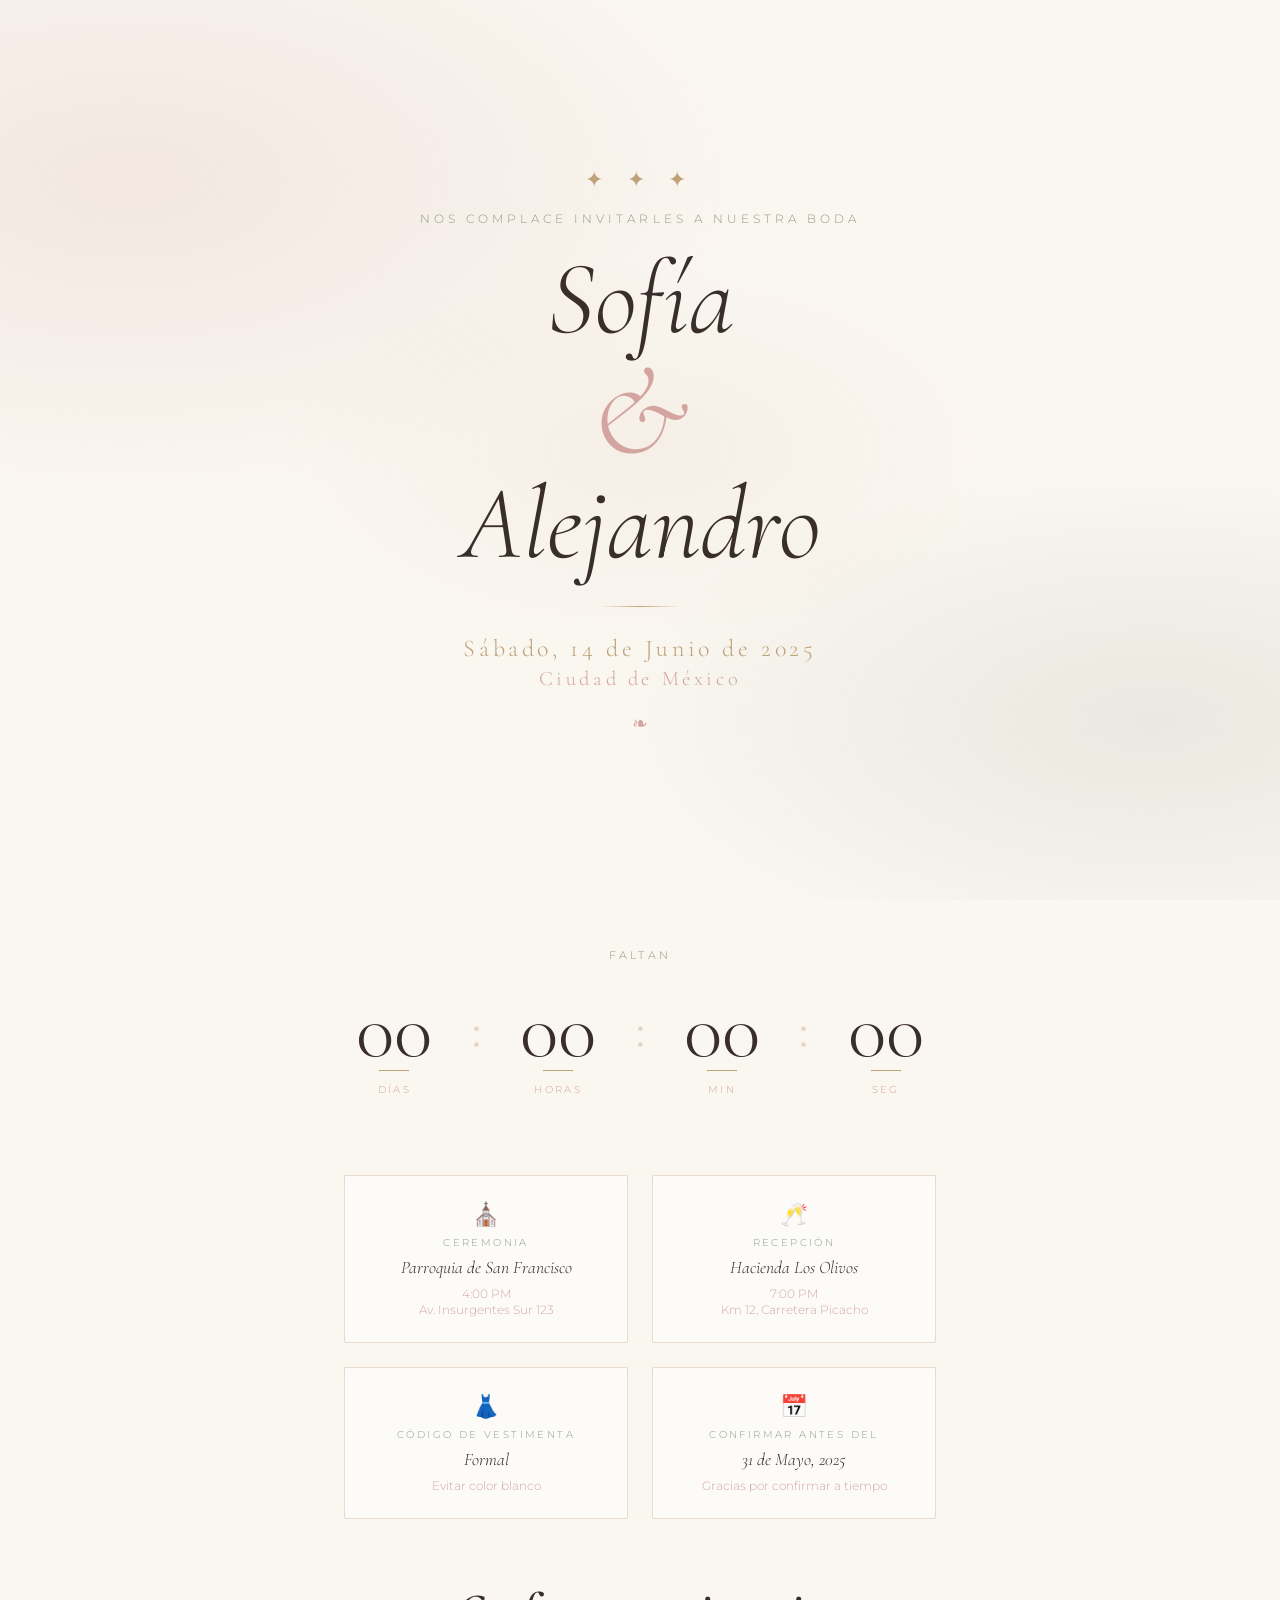
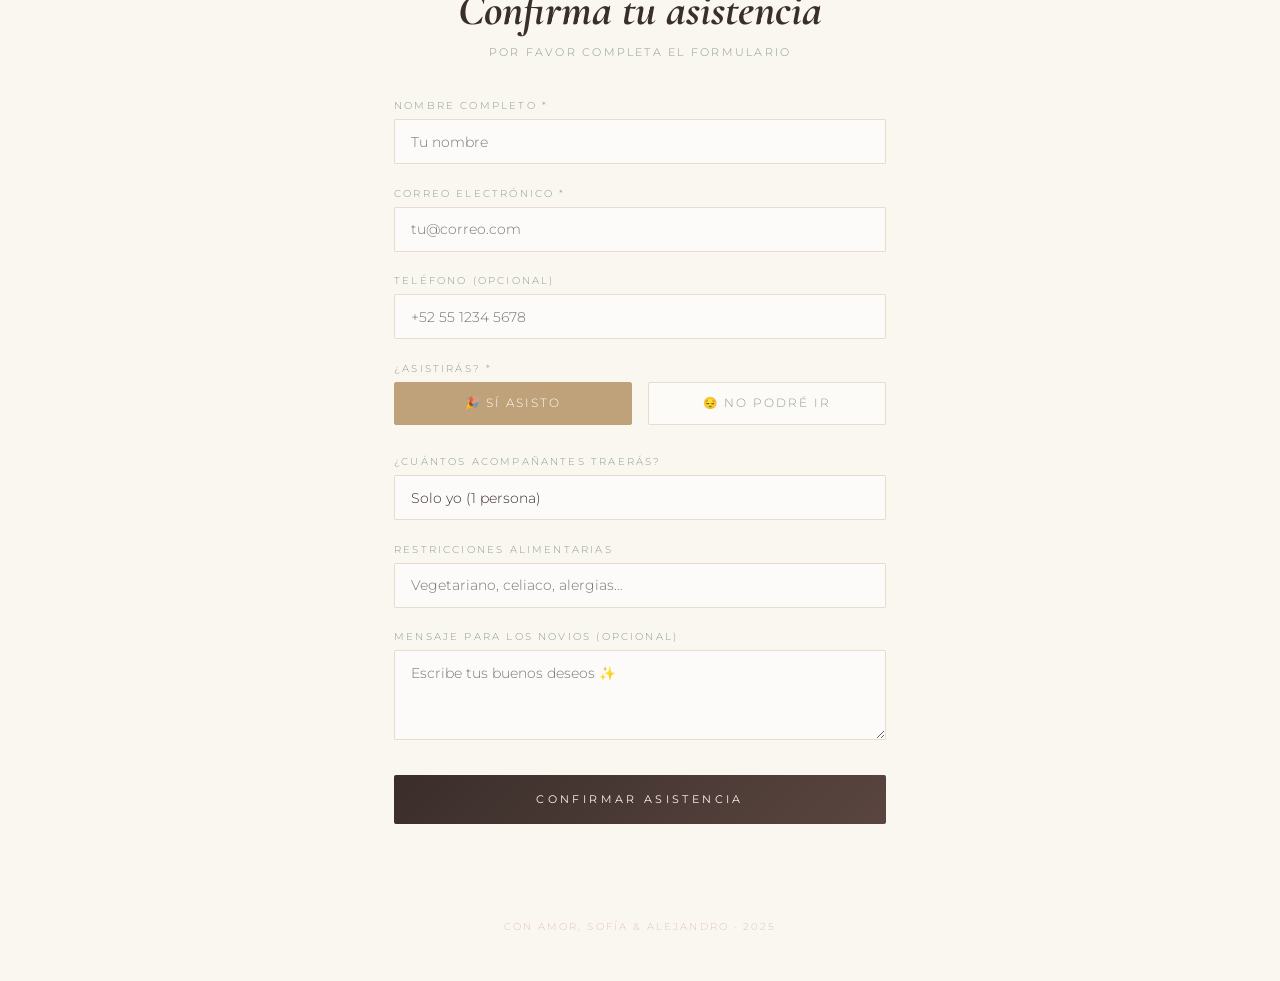
<file: boda-rsvp.html>
<!DOCTYPE html>
<html lang="es">
<head>
  <meta charset="UTF-8" />
  <meta name="viewport" content="width=device-width, initial-scale=1.0"/>
  <title>Boda – Confirmación de Asistencia</title>
  <link href="https://fonts.googleapis.com/css2?family=Cormorant+Garamond:ital,wght@0,300;0,400;1,300;1,400&family=Montserrat:wght@300;400;500&display=swap" rel="stylesheet"/>
  <style>
    /* ============================================================
       🌸  EDITA AQUÍ LOS COLORES Y FUENTES  🌸
    ============================================================ */
    :root {
      --cream:   #FAF6F0;
      --blush:   #D4A5A0;
      --sage:    #8A9E8A;
      --gold:    #BFA27A;
      --dark:    #3A2E2A;
      --light:   #F0E8DF;
      --border:  rgba(191,162,122,0.35);
    }

    /* ============================================================
       🌸  EDITA AQUÍ LOS DATOS DE LA BODA  🌸
       Cambia la fecha en el JS más abajo (busca "FECHA_BODA")
    ============================================================ */

    *, *::before, *::after { box-sizing: border-box; margin: 0; padding: 0; }

    body {
      background: var(--cream);
      color: var(--dark);
      font-family: 'Montserrat', sans-serif;
      font-weight: 300;
      min-height: 100vh;
      overflow-x: hidden;
    }

    /* ── Fondo decorativo ── */
    body::before {
      content: '';
      position: fixed; inset: 0; z-index: 0;
      background:
        radial-gradient(ellipse 70% 50% at 10% 20%, rgba(212,165,160,.18) 0%, transparent 70%),
        radial-gradient(ellipse 60% 40% at 90% 80%, rgba(138,158,138,.15) 0%, transparent 70%),
        radial-gradient(ellipse 40% 30% at 50% 50%, rgba(191,162,122,.08) 0%, transparent 70%);
      pointer-events: none;
    }

    .page { position: relative; z-index: 1; }

    /* ── Hero ── */
    .hero {
      min-height: 100svh;
      display: flex; flex-direction: column;
      align-items: center; justify-content: center;
      text-align: center;
      padding: 3rem 1.5rem;
      gap: 1.2rem;
    }

    .ornament {
      font-size: 1.4rem;
      color: var(--gold);
      letter-spacing: .4em;
      opacity: .7;
    }

    .hero-sub {
      font-family: 'Montserrat', sans-serif;
      font-size: .72rem;
      letter-spacing: .35em;
      text-transform: uppercase;
      color: var(--sage);
    }

    /* ── EDITA LOS NOMBRES AQUÍ ── */
    .names {
      font-family: 'Cormorant Garamond', serif;
      font-weight: 300;
      font-style: italic;
      font-size: clamp(3rem, 10vw, 6.5rem);
      line-height: 1.05;
      color: var(--dark);
    }

    .ampersand {
      color: var(--blush);
      font-size: clamp(3.5rem, 12vw, 8rem);
      display: block;
      line-height: .9;
    }

    .divider {
      width: 80px; height: 1px;
      background: linear-gradient(90deg, transparent, var(--gold), transparent);
      margin: .5rem auto;
    }

    /* ── FECHA ── */
    .date-block {
      font-family: 'Cormorant Garamond', serif;
      font-size: clamp(1rem, 3vw, 1.5rem);
      letter-spacing: .15em;
      color: var(--gold);
    }
    .date-block span { font-size: .85em; color: var(--blush); }

    /* ── COUNTDOWN ── */
    .countdown-section {
      padding: 3rem 1.5rem;
      text-align: center;
    }

    .countdown-label {
      font-size: .68rem;
      letter-spacing: .3em;
      text-transform: uppercase;
      color: var(--sage);
      margin-bottom: 1.8rem;
    }

    .countdown {
      display: flex;
      justify-content: center;
      gap: clamp(.8rem, 3vw, 2.5rem);
      flex-wrap: wrap;
    }

    .unit {
      display: flex; flex-direction: column; align-items: center;
      gap: .3rem;
    }

    .unit-number {
      font-family: 'Cormorant Garamond', serif;
      font-size: clamp(2.8rem, 8vw, 5rem);
      font-weight: 300;
      line-height: 1;
      color: var(--dark);
      min-width: clamp(2.5rem, 7vw, 4.5rem);
      position: relative;
    }

    .unit-number::after {
      content: '';
      position: absolute; bottom: 0; left: 50%; transform: translateX(-50%);
      width: 30px; height: 1px;
      background: var(--gold);
    }

    .unit-label {
      font-size: .6rem;
      letter-spacing: .25em;
      text-transform: uppercase;
      color: var(--blush);
      padding-top: .5rem;
    }

    .colon {
      font-family: 'Cormorant Garamond', serif;
      font-size: clamp(2rem, 6vw, 3.5rem);
      color: var(--gold);
      opacity: .4;
      align-self: flex-start;
      padding-top: .2rem;
    }

    /* ── DETALLES ── */
    .details-section {
      padding: 2rem 1.5rem 3rem;
      max-width: 640px;
      margin: 0 auto;
    }

    .details-grid {
      display: grid;
      grid-template-columns: 1fr 1fr;
      gap: 1.5rem;
    }

    @media (max-width: 480px) { .details-grid { grid-template-columns: 1fr; } }

    .detail-card {
      background: rgba(255,255,255,.55);
      border: 1px solid var(--border);
      border-radius: 2px;
      padding: 1.5rem;
      text-align: center;
      backdrop-filter: blur(6px);
    }

    .detail-icon { font-size: 1.4rem; margin-bottom: .6rem; }
    .detail-title {
      font-size: .6rem; letter-spacing: .25em;
      text-transform: uppercase; color: var(--sage);
      margin-bottom: .5rem;
    }
    .detail-main {
      font-family: 'Cormorant Garamond', serif;
      font-size: 1.1rem; font-style: italic;
      color: var(--dark); line-height: 1.4;
    }
    .detail-sub {
      font-size: .72rem; color: var(--blush);
      margin-top: .3rem; line-height: 1.4;
    }

    /* ── FORM ── */
    .form-section {
      padding: 1rem 1.5rem 4rem;
      max-width: 540px;
      margin: 0 auto;
    }

    .form-heading {
      font-family: 'Cormorant Garamond', serif;
      font-size: clamp(1.8rem, 5vw, 2.8rem);
      font-style: italic;
      color: var(--dark);
      text-align: center;
      margin-bottom: .5rem;
    }

    .form-sub {
      font-size: .7rem; letter-spacing: .2em; text-transform: uppercase;
      color: var(--sage); text-align: center; margin-bottom: 2.5rem;
    }

    .field { margin-bottom: 1.4rem; }

    label {
      display: block;
      font-size: .62rem; letter-spacing: .22em;
      text-transform: uppercase; color: var(--sage);
      margin-bottom: .5rem;
    }

    input, select, textarea {
      width: 100%;
      background: rgba(255,255,255,.6);
      border: 1px solid var(--border);
      border-radius: 2px;
      padding: .85rem 1rem;
      font-family: 'Montserrat', sans-serif;
      font-size: .85rem; font-weight: 300;
      color: var(--dark);
      outline: none;
      transition: border-color .25s, background .25s;
      -webkit-appearance: none;
    }

    input:focus, select:focus, textarea:focus {
      border-color: var(--gold);
      background: rgba(255,255,255,.85);
    }

    textarea { resize: vertical; min-height: 90px; }

    .radio-group {
      display: flex; gap: 1rem; flex-wrap: wrap;
    }

    .radio-opt {
      flex: 1; min-width: 120px;
      position: relative;
    }

    .radio-opt input[type="radio"] {
      position: absolute; opacity: 0; width: 0; height: 0;
    }

    .radio-opt label {
      display: flex; align-items: center; justify-content: center;
      gap: .5rem;
      background: rgba(255,255,255,.55);
      border: 1px solid var(--border);
      border-radius: 2px;
      padding: .85rem 1rem;
      cursor: pointer;
      font-size: .72rem; letter-spacing: .18em;
      transition: all .2s;
      text-transform: uppercase;
    }

    .radio-opt input[type="radio"]:checked + label {
      background: var(--gold);
      border-color: var(--gold);
      color: #fff;
    }

    .btn {
      width: 100%;
      background: linear-gradient(135deg, var(--dark) 0%, #5a4540 100%);
      color: var(--cream);
      border: none;
      border-radius: 2px;
      padding: 1.1rem;
      font-family: 'Montserrat', sans-serif;
      font-size: .7rem; letter-spacing: .3em;
      text-transform: uppercase;
      cursor: pointer;
      transition: opacity .25s, transform .15s;
      margin-top: .5rem;
    }

    .btn:hover { opacity: .88; transform: translateY(-1px); }
    .btn:active { transform: translateY(0); }
    .btn:disabled { opacity: .5; cursor: not-allowed; }

    /* ── Mensajes ── */
    .msg {
      display: none;
      padding: 1.2rem 1.5rem;
      border-radius: 2px;
      text-align: center;
      font-size: .78rem;
      letter-spacing: .08em;
      margin-top: 1rem;
    }
    .msg.success {
      background: rgba(138,158,138,.15);
      border: 1px solid var(--sage);
      color: var(--sage);
    }
    .msg.error {
      background: rgba(212,165,160,.15);
      border: 1px solid var(--blush);
      color: #a06060;
    }

    /* ── Footer ── */
    footer {
      text-align: center;
      padding: 2rem 1rem 3rem;
      font-size: .65rem; letter-spacing: .2em;
      text-transform: uppercase;
      color: var(--blush);
      opacity: .6;
    }

    /* ── Floral decoración ── */
    .floral { color: var(--blush); opacity: .5; font-size: 1.2rem; }

    /* ── Animaciones de entrada ── */
    @keyframes fadeUp {
      from { opacity: 0; transform: translateY(24px); }
      to   { opacity: 1; transform: translateY(0); }
    }
    .fade-up { animation: fadeUp .9s ease both; }
    .delay-1 { animation-delay: .15s; }
    .delay-2 { animation-delay: .35s; }
    .delay-3 { animation-delay: .55s; }
    .delay-4 { animation-delay: .75s; }
    .delay-5 { animation-delay: .95s; }
  </style>
</head>
<body>
<div class="page">

  <!-- ════════════════════ HERO ════════════════════ -->
  <section class="hero">
    <p class="ornament fade-up">✦ ✦ ✦</p>
    <p class="hero-sub fade-up delay-1">Nos complace invitarles a nuestra boda</p>

    <!-- 🌸 EDITA LOS NOMBRES 🌸 -->
    <div class="names fade-up delay-2">
      Sofía
      <span class="ampersand">&</span>
      Alejandro
    </div>

    <div class="divider fade-up delay-3"></div>

    <!-- 🌸 EDITA LA FECHA AQUÍ 🌸 -->
    <div class="date-block fade-up delay-4">
      Sábado, 14 de Junio de 2025
      <br><span>Ciudad de México</span>
    </div>

    <p class="floral fade-up delay-5">❧</p>
  </section>

  <!-- ════════════════════ COUNTDOWN ════════════════════ -->
  <section class="countdown-section">
    <p class="countdown-label">Faltan</p>
    <div class="countdown">
      <div class="unit">
        <span class="unit-number" id="days">00</span>
        <span class="unit-label">Días</span>
      </div>
      <div class="colon">:</div>
      <div class="unit">
        <span class="unit-number" id="hours">00</span>
        <span class="unit-label">Horas</span>
      </div>
      <div class="colon">:</div>
      <div class="unit">
        <span class="unit-number" id="minutes">00</span>
        <span class="unit-label">Min</span>
      </div>
      <div class="colon">:</div>
      <div class="unit">
        <span class="unit-number" id="seconds">00</span>
        <span class="unit-label">Seg</span>
      </div>
    </div>
  </section>

  <!-- ════════════════════ DETALLES ════════════════════ -->
  <section class="details-section">
    <div class="details-grid">

      <!-- 🌸 EDITA CADA DETALLE AQUÍ 🌸 -->
      <div class="detail-card">
        <div class="detail-icon">⛪</div>
        <div class="detail-title">Ceremonia</div>
        <div class="detail-main">Parroquia de San Francisco</div>
        <div class="detail-sub">4:00 PM<br>Av. Insurgentes Sur 123</div>
      </div>

      <div class="detail-card">
        <div class="detail-icon">🥂</div>
        <div class="detail-title">Recepción</div>
        <div class="detail-main">Hacienda Los Olivos</div>
        <div class="detail-sub">7:00 PM<br>Km 12, Carretera Picacho</div>
      </div>

      <div class="detail-card">
        <div class="detail-icon">👗</div>
        <div class="detail-title">Código de Vestimenta</div>
        <div class="detail-main">Formal</div>
        <div class="detail-sub">Evitar color blanco</div>
      </div>

      <div class="detail-card">
        <div class="detail-icon">📅</div>
        <div class="detail-title">Confirmar antes del</div>
        <div class="detail-main">31 de Mayo, 2025</div>
        <div class="detail-sub">Gracias por confirmar a tiempo</div>
      </div>

    </div>
  </section>

  <!-- ════════════════════ FORMULARIO ════════════════════ -->
  <section class="form-section">
    <h2 class="form-heading">Confirma tu asistencia</h2>
    <p class="form-sub">Por favor completa el formulario</p>

    <div class="field">
      <label for="nombre">Nombre completo *</label>
      <input type="text" id="nombre" placeholder="Tu nombre" required />
    </div>

    <div class="field">
      <label for="email">Correo electrónico *</label>
      <input type="email" id="email" placeholder="tu@correo.com" required />
    </div>

    <div class="field">
      <label for="telefono">Teléfono (opcional)</label>
      <input type="tel" id="telefono" placeholder="+52 55 1234 5678" />
    </div>

    <div class="field">
      <label>¿Asistirás? *</label>
      <div class="radio-group">
        <div class="radio-opt">
          <input type="radio" name="asistencia" id="si" value="Sí asisto" checked />
          <label for="si">🎉 Sí asisto</label>
        </div>
        <div class="radio-opt">
          <input type="radio" name="asistencia" id="no" value="No puedo asistir" />
          <label for="no">😔 No podré ir</label>
        </div>
      </div>
    </div>

    <div class="field" id="acompanantes-field">
      <label for="acompanantes">¿Cuántos acompañantes traerás?</label>
      <select id="acompanantes">
        <option value="0">Solo yo (1 persona)</option>
        <option value="1">+1 acompañante (2 personas)</option>
        <option value="2">+2 acompañantes (3 personas)</option>
        <option value="3">+3 acompañantes (4 personas)</option>
      </select>
    </div>

    <div class="field">
      <label for="restricciones">Restricciones alimentarias</label>
      <input type="text" id="restricciones" placeholder="Vegetariano, celiaco, alergias…" />
    </div>

    <div class="field">
      <label for="mensaje">Mensaje para los novios (opcional)</label>
      <textarea id="mensaje" placeholder="Escribe tus buenos deseos ✨"></textarea>
    </div>

    <button class="btn" id="enviar-btn" onclick="enviarRSVP()">
      Confirmar asistencia
    </button>

    <div class="msg success" id="msg-success">
      ✦ ¡Gracias! Tu confirmación fue registrada con éxito. ¡Te esperamos! ✦
    </div>
    <div class="msg error" id="msg-error">
      Hubo un problema al enviar. Por favor intenta de nuevo o contáctanos directamente.
    </div>
  </section>

  <footer>
    <p>Con amor, Sofía &amp; Alejandro · 2025</p>
  </footer>

</div>

<script>
  /* ============================================================
     🌸  PASO 1: EDITA LA FECHA DE LA BODA  🌸
     Formato: new Date('AÑO-MES-DÍA T HORA:MINUTO:SEGUNDO')
     Ejemplo: 14 de junio 2025 a las 4:00 PM = 16:00:00
  ============================================================ */
  const FECHA_BODA = new Date('2025-06-14T16:00:00');

  /* ============================================================
     🌸  PASO 2: PEGA TU URL DE GOOGLE APPS SCRIPT AQUÍ  🌸
     (instrucciones abajo en los comentarios)
  ============================================================ */
  const GOOGLE_SCRIPT_URL = 'https://script.google.com/macros/s/AQUI_VA_TU_URL/exec';

  /* ─── Countdown ─── */
  function actualizarContador() {
    const ahora = new Date();
    const diff  = FECHA_BODA - ahora;

    if (diff <= 0) {
      document.getElementById('days').textContent    = '00';
      document.getElementById('hours').textContent   = '00';
      document.getElementById('minutes').textContent = '00';
      document.getElementById('seconds').textContent = '00';
      return;
    }

    const dias    = Math.floor(diff / 86400000);
    const horas   = Math.floor((diff % 86400000) / 3600000);
    const minutos = Math.floor((diff % 3600000)  / 60000);
    const segs    = Math.floor((diff % 60000)     / 1000);

    document.getElementById('days').textContent    = String(dias).padStart(2,'0');
    document.getElementById('hours').textContent   = String(horas).padStart(2,'0');
    document.getElementById('minutes').textContent = String(minutos).padStart(2,'0');
    document.getElementById('seconds').textContent = String(segs).padStart(2,'0');
  }

  actualizarContador();
  setInterval(actualizarContador, 1000);

  /* ─── Mostrar/ocultar acompañantes según asistencia ─── */
  document.querySelectorAll('input[name="asistencia"]').forEach(r => {
    r.addEventListener('change', () => {
      document.getElementById('acompanantes-field').style.display =
        r.value === 'Sí asisto' ? 'block' : 'none';
    });
  });

  /* ─── Enviar RSVP a Google Sheets ─── */
  async function enviarRSVP() {
    const nombre      = document.getElementById('nombre').value.trim();
    const email       = document.getElementById('email').value.trim();
    const telefono    = document.getElementById('telefono').value.trim();
    const asistencia  = document.querySelector('input[name="asistencia"]:checked').value;
    const acomp       = document.getElementById('acompanantes').value;
    const restriccion = document.getElementById('restricciones').value.trim();
    const mensaje     = document.getElementById('mensaje').value.trim();

    if (!nombre || !email) {
      alert('Por favor completa los campos obligatorios (nombre y correo).');
      return;
    }

    const btn = document.getElementById('enviar-btn');
    btn.disabled = true;
    btn.textContent = 'Enviando…';

    const data = {
      nombre, email, telefono, asistencia,
      acompanantes: asistencia === 'Sí asisto' ? acomp : '0',
      restriccion, mensaje,
      fecha: new Date().toLocaleString('es-MX')
    };

    try {
      await fetch(GOOGLE_SCRIPT_URL, {
        method: 'POST',
        mode: 'no-cors',
        headers: { 'Content-Type': 'application/json' },
        body: JSON.stringify(data)
      });
      document.getElementById('msg-success').style.display = 'block';
      document.getElementById('msg-error').style.display   = 'none';
      btn.textContent = '¡Confirmado! ✦';
    } catch (e) {
      document.getElementById('msg-error').style.display   = 'block';
      document.getElementById('msg-success').style.display = 'none';
      btn.disabled = false;
      btn.textContent = 'Confirmar asistencia';
    }
  }
</script>
</body>
</html>
</file>
